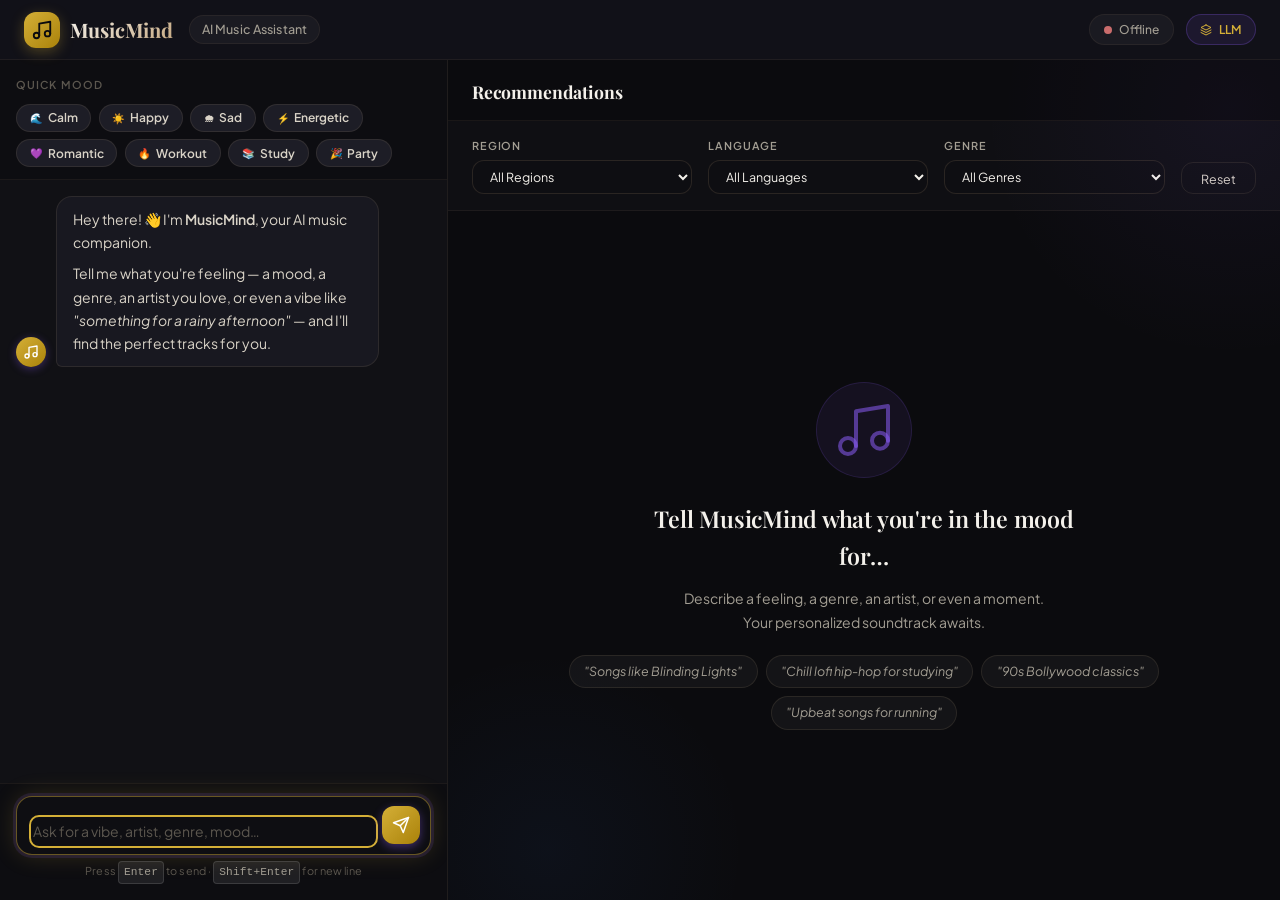
<file: frontend/index.html>
<!DOCTYPE html>
<html lang="en">
<head>
  <meta charset="UTF-8" />
  <meta name="viewport" content="width=device-width, initial-scale=1.0" />
  <meta name="description" content="MusicMind — Your AI-powered music companion. Get personalized song recommendations based on your mood, genre, and taste." />
  <meta name="keywords" content="music, AI, recommendations, songs, playlist, mood-based music" />
  <meta name="author" content="MusicMind" />
  <meta name="theme-color" content="#0a0a0f" />
  <meta property="og:title" content="MusicMind — AI Music Assistant" />
  <meta property="og:description" content="Discover music that matches your mood with AI-powered recommendations." />
  <meta property="og:type" content="website" />
  <title>MusicMind — AI Music Assistant</title>
  <link href="https://fonts.googleapis.com/css2?family=Playfair+Display:ital,wght@0,400..900;1,400..900&family=Plus+Jakarta+Sans:ital,wght@0,200..800;1,200..800&display=swap" rel="stylesheet" />
  <link rel="stylesheet" href="./static/css/styles.css" />
</head>
<body>

  <!-- TOP BAR -->
  <header class="topbar">
    <div class="topbar-left">
      <div class="logo">
        <div class="logo-icon">
          <svg width="22" height="22" viewBox="0 0 24 24" fill="none" xmlns="http://www.w3.org/2000/svg">
            <path d="M9 18V5l12-2v13" stroke="currentColor" stroke-width="2" stroke-linecap="round" stroke-linejoin="round"/>
            <circle cx="6" cy="18" r="3" stroke="currentColor" stroke-width="2"/>
            <circle cx="18" cy="16" r="3" stroke="currentColor" stroke-width="2"/>
          </svg>
        </div>
        <span class="logo-text">MusicMind</span>
      </div>
      <span class="topbar-subtitle">AI Music Assistant</span>
    </div>
    <div class="topbar-right">
      <div class="status-indicator" id="statusIndicator">
        <div class="status-dot" id="statusDot"></div>
        <span class="status-label" id="statusLabel">Connecting…</span>
      </div>
      <div class="provider-badge" id="providerBadge">
        <svg width="12" height="12" viewBox="0 0 24 24" fill="none">
          <path d="M12 2L2 7l10 5 10-5-10-5zM2 17l10 5 10-5M2 12l10 5 10-5" stroke="currentColor" stroke-width="2" stroke-linecap="round" stroke-linejoin="round"/>
        </svg>
        <span id="providerName">LLM</span>
      </div>
    </div>
  </header>

  <!-- MAIN LAYOUT -->
  <main class="main-layout">

    <!-- LEFT PANEL: CHAT -->
    <section class="chat-panel" aria-label="Chat interface">

      <!-- Mood Quick-Select Chips -->
      <div class="mood-chips-container">
        <p class="mood-chips-label">Quick mood</p>
        <div class="mood-chips">
          <button class="mood-chip calm"      data-mood="calm"      data-message="Give me calm and soothing songs to relax">
            <span class="mood-chip-icon">🌊</span> Calm
          </button>
          <button class="mood-chip happy"     data-mood="happy"     data-message="Recommend me some upbeat happy songs to lift my spirits">
            <span class="mood-chip-icon">☀️</span> Happy
          </button>
          <button class="mood-chip sad"       data-mood="sad"       data-message="I'm feeling sad, recommend some emotional and melancholic songs">
            <span class="mood-chip-icon">🌧</span> Sad
          </button>
          <button class="mood-chip energetic" data-mood="energetic" data-message="Give me high-energy, pump-up songs to get me going">
            <span class="mood-chip-icon">⚡</span> Energetic
          </button>
          <button class="mood-chip romantic"  data-mood="romantic"  data-message="Suggest romantic and love songs for a special evening">
            <span class="mood-chip-icon">💜</span> Romantic
          </button>
          <button class="mood-chip workout"   data-mood="workout"   data-message="I need intense workout music for the gym session">
            <span class="mood-chip-icon">🔥</span> Workout
          </button>
          <button class="mood-chip study"     data-mood="study"     data-message="Give me calm study music to help me focus and concentrate">
            <span class="mood-chip-icon">📚</span> Study
          </button>
          <button class="mood-chip party"     data-mood="party"     data-message="Recommend party songs for a night out with friends">
            <span class="mood-chip-icon">🎉</span> Party
          </button>
        </div>
      </div>

      <!-- Message History -->
      <div class="chat-messages" id="chatMessages" role="log" aria-live="polite" aria-label="Conversation history">

        <!-- Welcome Bot Message -->
        <div class="message-row bot">
          <div class="message-avatar" aria-hidden="true">
            <svg width="16" height="16" viewBox="0 0 24 24" fill="none">
              <path d="M9 18V5l12-2v13" stroke="currentColor" stroke-width="2" stroke-linecap="round" stroke-linejoin="round"/>
              <circle cx="6" cy="18" r="3" stroke="currentColor" stroke-width="2"/>
              <circle cx="18" cy="16" r="3" stroke="currentColor" stroke-width="2"/>
            </svg>
          </div>
          <div class="message-bubble bot-bubble">
            <p>Hey there! 👋 I'm <strong>MusicMind</strong>, your AI music companion.</p>
            <p>Tell me what you're feeling — a mood, a genre, an artist you love, or even a vibe like <em>"something for a rainy afternoon"</em> — and I'll find the perfect tracks for you.</p>
          </div>
        </div>

      </div>

      <!-- Typing Indicator (hidden by default) -->
      <div class="typing-indicator" id="typingIndicator" aria-hidden="true" style="display:none;">
        <div class="message-avatar">
          <svg width="16" height="16" viewBox="0 0 24 24" fill="none">
            <path d="M9 18V5l12-2v13" stroke="currentColor" stroke-width="2" stroke-linecap="round" stroke-linejoin="round"/>
            <circle cx="6" cy="18" r="3" stroke="currentColor" stroke-width="2"/>
            <circle cx="18" cy="16" r="3" stroke="currentColor" stroke-width="2"/>
          </svg>
        </div>
        <div class="typing-dots">
          <span></span><span></span><span></span>
        </div>
      </div>

      <!-- Chat Input -->
      <div class="chat-input-area">
        <div class="chat-input-wrapper">
          <textarea
            id="chatInput"
            class="chat-input"
            placeholder="Ask for a vibe, artist, genre, mood…"
            rows="1"
            aria-label="Type your message"
            autocomplete="off"
            spellcheck="true"
          ></textarea>
          <button class="send-button" id="sendButton" aria-label="Send message" title="Send (Enter)">
            <svg width="18" height="18" viewBox="0 0 24 24" fill="none">
              <line x1="22" y1="2" x2="11" y2="13" stroke="currentColor" stroke-width="2" stroke-linecap="round"/>
              <polygon points="22 2 15 22 11 13 2 9 22 2" stroke="currentColor" stroke-width="2" stroke-linejoin="round"/>
            </svg>
          </button>
        </div>
        <p class="input-hint">Press <kbd>Enter</kbd> to send &middot; <kbd>Shift+Enter</kbd> for new line</p>
      </div>

    </section>

    <!-- RIGHT PANEL: RECOMMENDATIONS -->
    <section class="recommendations-panel" aria-label="Song recommendations">

      <div class="recommendations-header">
        <div class="recommendations-title-group">
          <h2 class="recommendations-title">Recommendations</h2>
          <span class="recommendations-count" id="recommendationsCount" style="display:none;"></span>
        </div>
        <button class="clear-btn" id="clearRecsBtn" style="display:none;" aria-label="Clear recommendations">
          <svg width="14" height="14" viewBox="0 0 24 24" fill="none">
            <polyline points="3 6 5 6 21 6" stroke="currentColor" stroke-width="2" stroke-linecap="round"/>
            <path d="M19 6l-1 14a2 2 0 01-2 2H8a2 2 0 01-2-2L5 6" stroke="currentColor" stroke-width="2" stroke-linecap="round"/>
          </svg>
          Clear
        </button>
      </div>

      <!-- Filters Bar (UX Feature Extension) -->
      <div class="filters-bar" id="filtersBar">
        <div class="filter-group">
          <label for="filterCountry" class="filter-label">Region</label>
          <select id="filterCountry" class="filter-select">
            <option value="all">All Regions</option>
            <option value="india">India</option>
            <option value="international">International</option>
          </select>
        </div>
        <div class="filter-group">
          <label for="filterLanguage" class="filter-label">Language</label>
          <select id="filterLanguage" class="filter-select">
            <option value="all">All Languages</option>
            <option value="english">English</option>
            <option value="hindi">Hindi</option>
            <option value="punjabi">Punjabi</option>
            <option value="spanish">Spanish</option>
          </select>
        </div>
        <div class="filter-group">
          <label for="filterGenre" class="filter-label">Genre</label>
          <select id="filterGenre" class="filter-select">
            <option value="all">All Genres</option>
            <option value="hip-hop">Hip Hop</option>
            <option value="pop">Pop</option>
            <option value="lo-fi">Lo-Fi</option>
            <option value="bollywood">Bollywood</option>
            <option value="jazz">Jazz</option>
            <option value="electronic">Electronic</option>
          </select>
        </div>
        <button class="filter-reset-btn" id="filterResetBtn" title="Reset Filters">
          Reset
        </button>
      </div>

      <!-- Taste Profile Dashboard (UX Feature) -->
      <div class="taste-profile-dashboard" id="tasteProfileDashboard" style="display: none;">
        <div class="dashboard-title">Acoustic Taste Analysis</div>
        <div class="metrics-grid">
          <div class="metric-item">
            <div class="metric-info">
              <span class="metric-name">Energy</span>
              <span class="metric-val" id="metricEnergyVal">0%</span>
            </div>
            <div class="metric-bar-wrapper">
              <div class="metric-bar" id="metricEnergyBar" style="width: 0%;"></div>
            </div>
          </div>
          <div class="metric-item">
            <div class="metric-info">
              <span class="metric-name">Valence (Happiness)</span>
              <span class="metric-val" id="metricValenceVal">0%</span>
            </div>
            <div class="metric-bar-wrapper">
              <div class="metric-bar" id="metricValenceBar" style="width: 0%;"></div>
            </div>
          </div>
          <div class="metric-item">
            <div class="metric-info">
              <span class="metric-name">Danceability</span>
              <span class="metric-val" id="metricDanceabilityVal">0%</span>
            </div>
            <div class="metric-bar-wrapper">
              <div class="metric-bar" id="metricDanceabilityBar" style="width: 0%;"></div>
            </div>
          </div>
          <div class="metric-item">
            <div class="metric-info">
              <span class="metric-name">Acousticness</span>
              <span class="metric-val" id="metricAcousticnessVal">0%</span>
            </div>
            <div class="metric-bar-wrapper">
              <div class="metric-bar" id="metricAcousticnessBar" style="width: 0%;"></div>
            </div>
          </div>
        </div>
      </div>

      <!-- Empty State -->
      <div class="empty-state" id="emptyState">
        <div class="empty-state-icon">
          <svg width="64" height="64" viewBox="0 0 24 24" fill="none" xmlns="http://www.w3.org/2000/svg">
            <path d="M9 18V5l12-2v13" stroke="currentColor" stroke-width="1.5" stroke-linecap="round" stroke-linejoin="round"/>
            <circle cx="6" cy="18" r="3" stroke="currentColor" stroke-width="1.5"/>
            <circle cx="18" cy="16" r="3" stroke="currentColor" stroke-width="1.5"/>
          </svg>
        </div>
        <h3 class="empty-state-title">Tell MusicMind what you're in the mood for…</h3>
        <p class="empty-state-desc">Describe a feeling, a genre, an artist, or even a moment. Your personalized soundtrack awaits.</p>
        <div class="empty-state-examples">
          <span class="example-pill">"Songs like Blinding Lights"</span>
          <span class="example-pill">"Chill lofi hip-hop for studying"</span>
          <span class="example-pill">"90s Bollywood classics"</span>
          <span class="example-pill">"Upbeat songs for running"</span>
        </div>
      </div>

      <!-- Song Cards Grid -->
      <div class="song-cards-grid" id="songCardsGrid" style="display:none;"></div>

    </section>

  </main>

  <script src="./static/js/app.js"></script>
</body>
</html>
</file>
<file: frontend/static/css/styles.css>
/* ============================================================
   MusicMind — AI Music Assistant
   Premium Dark Glassmorphism Stylesheet
   ============================================================ */

/* ----------------------------------------------------------
   1. CSS Custom Properties (Design Tokens)
   ---------------------------------------------------------- */
:root {
  /* Colors - Classic Aesthetic (Champagne & Luxury Dark Gold Theme) */
  --bg-base:          #0b0b0e; /* Warm dark coal */
  --bg-surface:       #111115; /* Soft warm dark */
  --bg-card:          #181820; /* Slate warm card */
  --bg-card-hover:    #20202a; /* Highlight warm card */
  --bg-input:         #0e0e12;
  --bg-chip:          #1d1d26;

  --accent-primary:   #d4af37; /* Luxury Classic Gold */
  --accent-primary-rgb: 212, 175, 55;
  --accent-secondary: #c5a880; /* Champagne Gold */
  --accent-secondary-rgb: 197, 168, 128;
  --accent-success:   #7ca883; /* Soft Sage Green */
  --accent-error:     #c96c6c; /* Terracotta Red */
  --accent-warning:   #dca662; /* Soft Amber */

  --text-primary:     #f4f1eb; /* Off-white warm cream */
  --text-secondary:   #d9d3c7; /* Pale Warm Silver */
  --text-muted:       #a39e93; /* Muted Brass */
  --text-faint:       #5c574f; /* Dark Brass */

  --border-subtle:    rgba(197, 168, 128, 0.08); /* Gold-tinted subtle border */
  --border-card:      rgba(197, 168, 128, 0.12); /* Gold-tinted card border */
  --border-input:     rgba(197, 168, 128, 0.15);
  --border-hover:     rgba(212, 175, 55, 0.45);

  /* Gradients */
  --gradient-primary:   linear-gradient(135deg, #d4af37, #aa820a); /* Classic Gold Gradient */
  --gradient-secondary: linear-gradient(135deg, #c5a880, #8c7355); /* Champagne Brass Gradient */
  --gradient-card:      linear-gradient(135deg, rgba(212,175,55,0.06), rgba(197,168,128,0.03));
  --gradient-energy:    linear-gradient(90deg, #7ca883, #d4af37);

  /* Mood Chip Gradients */
  --gradient-calm:      linear-gradient(135deg, #8ba895, #638570); /* Warm Sage */
  --gradient-happy:     linear-gradient(135deg, #dfa968, #b67e3c); /* Warm Amber */
  --gradient-sad:       linear-gradient(135deg, #6c7c8c, #485664); /* Slate Blue */
  --gradient-energetic: linear-gradient(135deg, #c96c6c, #9c4545); /* Terracotta */
  --gradient-romantic:  linear-gradient(135deg, #c89595, #9c6c6c); /* Dusty Rose */
  --gradient-workout:   linear-gradient(135deg, #bf7c58, #935332); /* Ochre */
  --gradient-study:     linear-gradient(135deg, #8ba3a1, #5e7674); /* Muted Teal */
  --gradient-party:     linear-gradient(135deg, #aa820a, #785a00); /* Dark Gold */

  /* Glassmorphism */
  --glass-bg:           rgba(22, 22, 28, 0.85);
  --glass-border:       rgba(197, 168, 128, 0.12);
  --glass-blur:         18px;

  /* Shadows */
  --shadow-sm:    0 2px 4px rgba(0,0,0,0.5);
  --shadow-md:    0 8px 24px rgba(0,0,0,0.6);
  --shadow-lg:    0 16px 48px rgba(0,0,0,0.7);
  --shadow-glow:  0 0 24px rgba(212,175,55,0.20);
  --shadow-card:  0 4px 12px rgba(0,0,0,0.5), 0 0 0 1px rgba(197,168,128,0.08);

  /* Layout */
  --topbar-height:      60px;
  --chat-panel-width:   35%;
  --radius-sm:          6px;
  --radius-md:          12px;
  --radius-lg:          16px;
  --radius-xl:          24px;
  --radius-full:        9999px;

  /* Typography */
  --font-serif: 'Playfair Display', Georgia, serif;
  --font-sans:  'Plus Jakarta Sans', 'Inter', -apple-system, sans-serif;
  --font-mono:  'JetBrains Mono', 'Fira Code', 'Courier New', monospace;

  /* Transitions */
  --transition-fast:    0.15s ease;
  --transition-base:    0.25s ease;
  --transition-slow:    0.4s ease;
  --transition-spring:  0.35s cubic-bezier(0.34, 1.56, 0.64, 1);
}

/* ----------------------------------------------------------
   2. Reset & Base
   ---------------------------------------------------------- */
*, *::before, *::after {
  box-sizing: border-box;
  margin: 0;
  padding: 0;
}

html {
  font-size: 16px;
  -webkit-text-size-adjust: 100%;
  scroll-behavior: smooth;
}

body {
  font-family: var(--font-sans);
  background-color: var(--bg-base);
  color: var(--text-primary);
  min-height: 100vh;
  height: 100vh;
  display: flex;
  flex-direction: column;
  overflow: hidden;
  line-height: 1.6;
  -webkit-font-smoothing: antialiased;
  -moz-osx-font-smoothing: grayscale;
}

/* Subtle noise texture overlay */
body::before {
  content: '';
  position: fixed;
  inset: 0;
  background-image: url("data:image/svg+xml,%3Csvg viewBox='0 0 200 200' xmlns='http://www.w3.org/2000/svg'%3E%3Cfilter id='n'%3E%3CfeTurbulence type='fractalNoise' baseFrequency='0.75' numOctaves='4' stitchTiles='stitch'/%3E%3C/filter%3E%3Crect width='100%25' height='100%25' filter='url(%23n)' opacity='0.03'/%3E%3C/svg%3E");
  pointer-events: none;
  z-index: 0;
  opacity: 0.4;
}

/* ----------------------------------------------------------
   3. Custom Scrollbar
   ---------------------------------------------------------- */
::-webkit-scrollbar {
  width: 5px;
  height: 5px;
}
::-webkit-scrollbar-track {
  background: transparent;
}
::-webkit-scrollbar-thumb {
  background: rgba(139, 92, 246, 0.30);
  border-radius: var(--radius-full);
}
::-webkit-scrollbar-thumb:hover {
  background: rgba(139, 92, 246, 0.55);
}
* {
  scrollbar-width: thin;
  scrollbar-color: rgba(139,92,246,0.30) transparent;
}

/* ----------------------------------------------------------
   4. Typography Helpers
   ---------------------------------------------------------- */
strong { font-weight: 600; }
em { font-style: italic; color: var(--text-secondary); }
p { line-height: 1.65; }
p + p { margin-top: 0.5rem; }

kbd {
  display: inline-block;
  padding: 0.1em 0.45em;
  font-family: var(--font-mono);
  font-size: 0.7rem;
  background: rgba(255,255,255,0.08);
  border: 1px solid rgba(255,255,255,0.12);
  border-radius: 4px;
  color: var(--text-muted);
}

/* ----------------------------------------------------------
   5. Top Bar
   ---------------------------------------------------------- */
.topbar {
  position: relative;
  z-index: 100;
  display: flex;
  align-items: center;
  justify-content: space-between;
  height: var(--topbar-height);
  padding: 0 1.5rem;
  background: rgba(18, 18, 26, 0.95);
  border-bottom: 1px solid var(--border-subtle);
  backdrop-filter: blur(var(--glass-blur));
  -webkit-backdrop-filter: blur(var(--glass-blur));
  flex-shrink: 0;
}

.topbar-left {
  display: flex;
  align-items: center;
  gap: 1rem;
}

.logo {
  display: flex;
  align-items: center;
  gap: 0.6rem;
  text-decoration: none;
  color: inherit;
}

.logo-icon {
  display: flex;
  align-items: center;
  justify-content: center;
  width: 36px;
  height: 36px;
  background: var(--gradient-primary);
  border-radius: var(--radius-md);
  color: #0b0b0e;
  font-weight: 700;
  flex-shrink: 0;
  box-shadow: 0 4px 14px rgba(212, 175, 55, 0.30);
}

.logo-text {
  font-family: var(--font-serif);
  font-size: 1.25rem;
  font-weight: 700;
  letter-spacing: -0.01em;
  background: linear-gradient(135deg, #f4f1eb 0%, #c5a880 100%);
  -webkit-background-clip: text;
  -webkit-text-fill-color: transparent;
  background-clip: text;
}

.topbar-subtitle {
  font-size: 0.78rem;
  font-weight: 500;
  color: var(--text-muted);
  padding: 0.25rem 0.75rem;
  background: rgba(255,255,255,0.04);
  border: 1px solid var(--border-subtle);
  border-radius: var(--radius-full);
  letter-spacing: 0.01em;
}

.topbar-right {
  display: flex;
  align-items: center;
  gap: 0.75rem;
}

/* Status Indicator */
.status-indicator {
  display: flex;
  align-items: center;
  gap: 0.45rem;
  padding: 0.3rem 0.85rem;
  background: rgba(255,255,255,0.04);
  border: 1px solid var(--border-subtle);
  border-radius: var(--radius-full);
  cursor: default;
}

.status-dot {
  width: 8px;
  height: 8px;
  border-radius: 50%;
  background: var(--text-faint);
  transition: background var(--transition-base);
  flex-shrink: 0;
}

.status-dot.connected {
  background: var(--accent-success);
  box-shadow: 0 0 0 0 rgba(16,185,129,0.6);
  animation: pulse-status 2s ease-in-out infinite;
}

.status-dot.error {
  background: var(--accent-error);
}

@keyframes pulse-status {
  0%, 100% { box-shadow: 0 0 0 0 rgba(16,185,129,0.6); }
  50%       { box-shadow: 0 0 0 5px rgba(16,185,129,0); }
}

.status-label {
  font-size: 0.75rem;
  font-weight: 500;
  color: var(--text-muted);
  white-space: nowrap;
}

/* Provider Badge */
.provider-badge {
  display: flex;
  align-items: center;
  gap: 0.4rem;
  padding: 0.3rem 0.85rem;
  background: rgba(139,92,246,0.10);
  border: 1px solid rgba(139,92,246,0.25);
  border-radius: var(--radius-full);
  font-size: 0.75rem;
  font-weight: 600;
  color: var(--accent-primary);
  letter-spacing: 0.02em;
}

/* ----------------------------------------------------------
   6. Main Layout Grid
   ---------------------------------------------------------- */
.main-layout {
  display: grid;
  grid-template-columns: var(--chat-panel-width) 1fr;
  flex: 1;
  overflow: hidden;
  position: relative;
  z-index: 1;
}

/* ----------------------------------------------------------
   7. Chat Panel
   ---------------------------------------------------------- */
.chat-panel {
  display: flex;
  flex-direction: column;
  background: var(--bg-surface);
  border-right: 1px solid var(--border-subtle);
  overflow: hidden;
  position: relative;
}

/* Mood Chips */
.mood-chips-container {
  flex-shrink: 0;
  padding: 1rem 1rem 0.75rem;
  border-bottom: 1px solid var(--border-subtle);
  background: rgba(10,10,15,0.50);
}

.mood-chips-label {
  font-size: 0.68rem;
  font-weight: 600;
  text-transform: uppercase;
  letter-spacing: 0.1em;
  color: var(--text-faint);
  margin-bottom: 0.6rem;
}

.mood-chips {
  display: flex;
  flex-wrap: wrap;
  gap: 0.45rem;
}

.mood-chip {
  display: inline-flex;
  align-items: center;
  gap: 0.3rem;
  padding: 0.35rem 0.8rem;
  border-radius: var(--radius-full);
  border: 1px solid transparent;
  font-family: var(--font-sans);
  font-size: 0.75rem;
  font-weight: 600;
  cursor: pointer;
  background: var(--bg-chip);
  color: var(--text-secondary);
  border-color: var(--border-card);
  transition: transform var(--transition-fast), box-shadow var(--transition-fast), border-color var(--transition-fast), background var(--transition-fast), color var(--transition-fast);
  white-space: nowrap;
  position: relative;
  overflow: hidden;
}

.mood-chip::before {
  content: '';
  position: absolute;
  inset: 0;
  opacity: 0;
  transition: opacity var(--transition-fast);
  border-radius: inherit;
}

.mood-chip:hover {
  transform: translateY(-2px);
  box-shadow: var(--shadow-md);
  color: #fff;
}

.mood-chip:active {
  transform: translateY(0);
  box-shadow: none;
}

.mood-chip.calm::before      { background: var(--gradient-calm); }
.mood-chip.happy::before     { background: var(--gradient-happy); }
.mood-chip.sad::before       { background: var(--gradient-sad); }
.mood-chip.energetic::before { background: var(--gradient-energetic); }
.mood-chip.romantic::before  { background: var(--gradient-romantic); }
.mood-chip.workout::before   { background: var(--gradient-workout); }
.mood-chip.study::before     { background: var(--gradient-study); }
.mood-chip.party::before     { background: var(--gradient-party); }

.mood-chip:hover::before     { opacity: 1; }

.mood-chip-icon {
  font-size: 0.85em;
  position: relative;
  z-index: 1;
  line-height: 1;
}

.mood-chip span:not(.mood-chip-icon) {
  position: relative;
  z-index: 1;
}

/* give text inside chip a z-index above ::before */
.mood-chip {
  isolation: isolate;
}

/* Chat Messages */
.chat-messages {
  flex: 1;
  overflow-y: auto;
  padding: 1rem;
  display: flex;
  flex-direction: column;
  gap: 0.85rem;
  scroll-behavior: smooth;
}

/* Message Row */
.message-row {
  display: flex;
  align-items: flex-end;
  gap: 0.6rem;
  animation: fadeInUp 0.3s ease both;
}

.message-row.user {
  flex-direction: row-reverse;
}

.message-avatar {
  flex-shrink: 0;
  width: 30px;
  height: 30px;
  border-radius: 50%;
  background: var(--gradient-primary);
  display: flex;
  align-items: center;
  justify-content: center;
  color: #fff;
  box-shadow: 0 2px 8px rgba(139,92,246,0.35);
}

/* Bot bubble */
.message-bubble {
  max-width: 78%;
  padding: 0.7rem 1rem;
  border-radius: var(--radius-lg);
  font-size: 0.875rem;
  line-height: 1.65;
  word-break: break-word;
}

.bot-bubble {
  background: var(--bg-card);
  border: 1px solid var(--border-card);
  border-bottom-left-radius: var(--radius-sm);
  color: var(--text-secondary);
}

.user-bubble {
  background: var(--gradient-primary);
  border: 1px solid rgba(139,92,246,0.30);
  border-bottom-right-radius: var(--radius-sm);
  color: #fff;
  font-weight: 500;
  box-shadow: 0 4px 16px rgba(139,92,246,0.30);
}

.user-bubble p, .user-bubble strong, .user-bubble em {
  color: inherit;
  -webkit-text-fill-color: inherit;
}

/* Error bubble */
.error-bubble {
  background: rgba(239,68,68,0.12);
  border-color: rgba(239,68,68,0.25);
  color: #fca5a5;
}

/* Typing Indicator */
.typing-indicator {
  display: flex;
  align-items: flex-end;
  gap: 0.6rem;
  padding: 0 1rem 0.5rem;
  flex-shrink: 0;
}

.typing-dots {
  display: flex;
  align-items: center;
  gap: 5px;
  padding: 0.8rem 1.1rem;
  background: var(--bg-card);
  border: 1px solid var(--border-card);
  border-radius: var(--radius-lg);
  border-bottom-left-radius: var(--radius-sm);
}

.typing-dots span {
  display: block;
  width: 7px;
  height: 7px;
  border-radius: 50%;
  background: var(--text-faint);
  animation: typingBounce 1.4s ease-in-out infinite;
}

.typing-dots span:nth-child(1) { animation-delay: 0s; }
.typing-dots span:nth-child(2) { animation-delay: 0.2s; }
.typing-dots span:nth-child(3) { animation-delay: 0.4s; }

@keyframes typingBounce {
  0%, 60%, 100% { transform: translateY(0); background: var(--text-faint); }
  30%           { transform: translateY(-6px); background: var(--accent-primary); }
}

/* Chat Input Area */
.chat-input-area {
  flex-shrink: 0;
  padding: 0.75rem 1rem 1rem;
  border-top: 1px solid var(--border-subtle);
  background: rgba(10,10,15,0.60);
}

.chat-input-wrapper {
  display: flex;
  align-items: flex-end;
  gap: 0.5rem;
  background: var(--bg-input);
  border: 1px solid var(--border-input);
  border-radius: var(--radius-lg);
  padding: 0.6rem 0.6rem 0.6rem 1rem;
  transition: border-color var(--transition-base), box-shadow var(--transition-base);
}

.chat-input-wrapper:focus-within {
  border-color: var(--border-hover);
  box-shadow: 0 0 0 3px rgba(139,92,246,0.12), var(--shadow-glow);
}

.chat-input {
  flex: 1;
  background: transparent;
  border: none;
  outline: none;
  color: var(--text-primary);
  font-family: var(--font-sans);
  font-size: 0.875rem;
  line-height: 1.6;
  resize: none;
  max-height: 120px;
  overflow-y: auto;
  padding: 0.1rem 0;
}

.chat-input::placeholder {
  color: var(--text-faint);
}

.send-button {
  flex-shrink: 0;
  width: 38px;
  height: 38px;
  border-radius: var(--radius-md);
  background: var(--gradient-primary);
  border: none;
  color: #fff;
  cursor: pointer;
  display: flex;
  align-items: center;
  justify-content: center;
  transition: transform var(--transition-spring), box-shadow var(--transition-fast), opacity var(--transition-fast);
  box-shadow: 0 3px 10px rgba(139,92,246,0.40);
}

.send-button:hover {
  transform: scale(1.08);
  box-shadow: 0 5px 16px rgba(139,92,246,0.55);
}

.send-button:active {
  transform: scale(0.95);
}

.send-button:disabled {
  opacity: 0.4;
  cursor: not-allowed;
  transform: none;
  box-shadow: none;
}

.input-hint {
  font-size: 0.68rem;
  color: var(--text-faint);
  margin-top: 0.4rem;
  text-align: center;
  letter-spacing: 0.01em;
}

/* ----------------------------------------------------------
   8. Recommendations Panel
   ---------------------------------------------------------- */
.recommendations-panel {
  display: flex;
  flex-direction: column;
  background: var(--bg-base);
  overflow: hidden;
  position: relative;
}

/* Subtle background gradient */
.recommendations-panel::before {
  content: '';
  position: absolute;
  top: -200px;
  right: -200px;
  width: 500px;
  height: 500px;
  background: radial-gradient(circle, rgba(139,92,246,0.06) 0%, transparent 70%);
  pointer-events: none;
  z-index: 0;
}

.recommendations-panel::after {
  content: '';
  position: absolute;
  bottom: -150px;
  left: -100px;
  width: 400px;
  height: 400px;
  background: radial-gradient(circle, rgba(59,130,246,0.05) 0%, transparent 70%);
  pointer-events: none;
  z-index: 0;
}

.recommendations-header {
  position: relative;
  z-index: 1;
  display: flex;
  align-items: center;
  justify-content: space-between;
  padding: 1.1rem 1.5rem 0.9rem;
  border-bottom: 1px solid var(--border-subtle);
  flex-shrink: 0;
  background: rgba(10,10,15,0.30);
}

.recommendations-title-group {
  display: flex;
  align-items: center;
  gap: 0.7rem;
}

.recommendations-title {
  font-family: var(--font-serif);
  font-size: 1.1rem;
  font-weight: 700;
  color: var(--text-primary);
  letter-spacing: -0.01em;
}

.recommendations-count {
  display: inline-flex;
  align-items: center;
  justify-content: center;
  min-width: 22px;
  height: 22px;
  padding: 0 6px;
  background: var(--gradient-primary);
  border-radius: var(--radius-full);
  font-size: 0.7rem;
  font-weight: 700;
  color: #fff;
}

.clear-btn {
  display: inline-flex;
  align-items: center;
  gap: 0.4rem;
  padding: 0.35rem 0.85rem;
  background: rgba(239,68,68,0.08);
  border: 1px solid rgba(239,68,68,0.18);
  border-radius: var(--radius-full);
  color: #fc8181;
  font-family: var(--font-sans);
  font-size: 0.75rem;
  font-weight: 600;
  cursor: pointer;
  transition: background var(--transition-fast), border-color var(--transition-fast), transform var(--transition-fast);
}

.clear-btn:hover {
  background: rgba(239,68,68,0.15);
  border-color: rgba(239,68,68,0.35);
  transform: translateY(-1px);
}

.clear-btn:active {
  transform: translateY(0);
}

/* ----------------------------------------------------------
   9. Empty State
   ---------------------------------------------------------- */
.empty-state {
  position: relative;
  z-index: 1;
  flex: 1;
  display: flex;
  flex-direction: column;
  align-items: center;
  justify-content: center;
  padding: 2rem;
  text-align: center;
  gap: 0.85rem;
}

.empty-state-icon {
  width: 96px;
  height: 96px;
  display: flex;
  align-items: center;
  justify-content: center;
  background: rgba(139,92,246,0.08);
  border: 1px solid rgba(139,92,246,0.15);
  border-radius: 50%;
  color: rgba(139,92,246,0.55);
  margin-bottom: 0.5rem;
  animation: float 4s ease-in-out infinite;
}

@keyframes float {
  0%, 100% { transform: translateY(0); }
  50%       { transform: translateY(-10px); }
}

.empty-state-title {
  font-family: var(--font-serif);
  font-size: 1.45rem;
  font-weight: 600;
  color: var(--text-primary);
  letter-spacing: -0.01em;
  max-width: 420px;
}

.empty-state-desc {
  font-size: 0.875rem;
  color: var(--text-muted);
  max-width: 380px;
  line-height: 1.65;
}

.empty-state-examples {
  display: flex;
  flex-wrap: wrap;
  gap: 0.5rem;
  justify-content: center;
  margin-top: 0.5rem;
}

.example-pill {
  display: inline-block;
  padding: 0.35rem 0.9rem;
  background: rgba(255,255,255,0.04);
  border: 1px solid var(--border-card);
  border-radius: var(--radius-full);
  font-size: 0.78rem;
  color: var(--text-muted);
  font-style: italic;
  cursor: default;
  transition: background var(--transition-fast), border-color var(--transition-fast), color var(--transition-fast);
}

.example-pill:hover {
  background: rgba(139,92,246,0.08);
  border-color: rgba(139,92,246,0.25);
  color: var(--text-secondary);
}

/* ----------------------------------------------------------
   10. Song Cards Grid
   ---------------------------------------------------------- */
.song-cards-grid {
  position: relative;
  z-index: 1;
  flex: 1;
  overflow-y: auto;
  padding: 1.25rem;
  display: grid;
  grid-template-columns: repeat(auto-fill, minmax(280px, 1fr));
  gap: 1rem;
  align-content: start;
}

/* ----------------------------------------------------------
   11. Song Card
   ---------------------------------------------------------- */
.song-card {
  background: var(--glass-bg);
  border: 1px solid var(--glass-border);
  border-radius: var(--radius-lg);
  backdrop-filter: blur(var(--glass-blur));
  -webkit-backdrop-filter: blur(var(--glass-blur));
  box-shadow: var(--shadow-card);
  overflow: hidden;
  display: flex;
  flex-direction: column;
  gap: 0;
  transition: transform var(--transition-base), box-shadow var(--transition-base), border-color var(--transition-base);
  animation: slideInRight 0.45s cubic-bezier(0.22, 1, 0.36, 1) both;
  position: relative;
}

.song-card::before {
  content: '';
  position: absolute;
  inset: 0;
  background: var(--gradient-card);
  opacity: 0;
  transition: opacity var(--transition-base);
  pointer-events: none;
  border-radius: inherit;
}

.song-card:hover {
  transform: translateY(-4px);
  box-shadow: var(--shadow-lg), var(--shadow-glow);
  border-color: rgba(139,92,246,0.25);
}

.song-card:hover::before {
  opacity: 1;
}

/* Card Header */
.song-card-header {
  display: flex;
  align-items: center;
  gap: 0.85rem;
  padding: 1rem 1rem 0.75rem;
  position: relative;
}

/* Cover Art */
.song-cover {
  flex-shrink: 0;
  width: 56px;
  height: 56px;
  border-radius: var(--radius-md);
  position: relative;
  overflow: hidden;
  display: flex;
  align-items: center;
  justify-content: center;
}

.song-cover-gradient {
  position: absolute;
  inset: 0;
  border-radius: inherit;
}

.song-cover-icon {
  position: relative;
  z-index: 1;
  color: rgba(255,255,255,0.85);
  display: flex;
  align-items: center;
  justify-content: center;
}

/* Card Info */
.song-info {
  flex: 1;
  min-width: 0;
  display: flex;
  flex-direction: column;
  gap: 0.15rem;
}

.song-title {
  font-family: var(--font-serif);
  font-size: 0.95rem;
  font-weight: 700;
  color: var(--text-primary);
  letter-spacing: -0.01em;
  white-space: nowrap;
  overflow: hidden;
  text-overflow: ellipsis;
  line-height: 1.3;
}

.song-artist {
  font-size: 0.78rem;
  color: var(--text-muted);
  font-weight: 500;
  white-space: nowrap;
  overflow: hidden;
  text-overflow: ellipsis;
}

/* Badges Row */
.song-badges {
  display: flex;
  flex-wrap: wrap;
  gap: 0.35rem;
  padding: 0 1rem 0.75rem;
}

.badge {
  display: inline-flex;
  align-items: center;
  padding: 0.2rem 0.6rem;
  border-radius: var(--radius-full);
  font-size: 0.67rem;
  font-weight: 700;
  letter-spacing: 0.05em;
  text-transform: uppercase;
}

.badge-genre {
  background: rgba(139,92,246,0.15);
  color: #c4b5fd;
  border: 1px solid rgba(139,92,246,0.25);
}

.badge-language {
  background: rgba(59,130,246,0.12);
  color: #93c5fd;
  border: 1px solid rgba(59,130,246,0.22);
}

.badge-year {
  background: rgba(16,185,129,0.10);
  color: #6ee7b7;
  border: 1px solid rgba(16,185,129,0.20);
}

/* Energy Bar */
.song-energy-row {
  display: flex;
  align-items: center;
  gap: 0.65rem;
  padding: 0 1rem 0.85rem;
}

.energy-label {
  font-size: 0.68rem;
  font-weight: 600;
  color: var(--text-faint);
  text-transform: uppercase;
  letter-spacing: 0.07em;
  white-space: nowrap;
  width: 45px;
  flex-shrink: 0;
}

.energy-track {
  flex: 1;
  height: 4px;
  background: rgba(255,255,255,0.07);
  border-radius: var(--radius-full);
  overflow: hidden;
}

.energy-fill {
  height: 100%;
  border-radius: var(--radius-full);
  background: var(--gradient-energy);
  width: 0%;
  transition: width 0.8s cubic-bezier(0.22, 1, 0.36, 1);
  box-shadow: 0 0 8px rgba(139,92,246,0.5);
}

.energy-value {
  font-size: 0.72rem;
  font-weight: 700;
  color: var(--text-muted);
  width: 28px;
  text-align: right;
  flex-shrink: 0;
}

/* Separator */
.song-card-divider {
  height: 1px;
  background: var(--border-subtle);
  margin: 0 1rem;
}

/* Reasons */
.song-reasons {
  padding: 0.75rem 1rem 0.85rem;
  display: flex;
  flex-direction: column;
  gap: 0.35rem;
}

.reasons-label {
  font-size: 0.67rem;
  font-weight: 700;
  text-transform: uppercase;
  letter-spacing: 0.08em;
  color: var(--text-faint);
  margin-bottom: 0.25rem;
}

.reason-item {
  display: flex;
  align-items: flex-start;
  gap: 0.45rem;
  font-size: 0.785rem;
  color: var(--text-muted);
  line-height: 1.5;
}

.reason-item::before {
  content: '';
  display: block;
  width: 5px;
  height: 5px;
  border-radius: 50%;
  background: var(--accent-primary);
  flex-shrink: 0;
  margin-top: 0.45rem;
  opacity: 0.7;
}

/* Card Actions */
.song-card-actions {
  display: flex;
  align-items: center;
  gap: 0.5rem;
  padding: 0.75rem 1rem 1rem;
  border-top: 1px solid var(--border-subtle);
  margin-top: auto;
}

.action-btn {
  display: inline-flex;
  align-items: center;
  gap: 0.35rem;
  padding: 0.4rem 0.75rem;
  border-radius: var(--radius-md);
  border: 1px solid transparent;
  font-family: var(--font-sans);
  font-size: 0.73rem;
  font-weight: 600;
  cursor: pointer;
  background: rgba(255,255,255,0.04);
  border-color: var(--border-card);
  color: var(--text-muted);
  transition: transform var(--transition-spring), background var(--transition-fast), border-color var(--transition-fast), color var(--transition-fast), box-shadow var(--transition-fast);
  white-space: nowrap;
}

.action-btn:hover {
  transform: translateY(-2px);
  box-shadow: var(--shadow-sm);
}

.action-btn:active {
  transform: translateY(0) scale(0.97);
}

.action-btn.like-btn:hover,
.action-btn.like-btn.active {
  background: rgba(16,185,129,0.12);
  border-color: rgba(16,185,129,0.30);
  color: #34d399;
  box-shadow: 0 3px 10px rgba(16,185,129,0.15);
}

.action-btn.dislike-btn:hover,
.action-btn.dislike-btn.active {
  background: rgba(239,68,68,0.10);
  border-color: rgba(239,68,68,0.25);
  color: #f87171;
  box-shadow: 0 3px 10px rgba(239,68,68,0.12);
}

.action-btn.similar-btn:hover,
.action-btn.similar-btn.active {
  background: rgba(139,92,246,0.12);
  border-color: rgba(139,92,246,0.30);
  color: #c4b5fd;
  box-shadow: 0 3px 10px rgba(139,92,246,0.15);
}

.action-btn svg {
  flex-shrink: 0;
}

/* ----------------------------------------------------------
   12. Skeleton Loading State
   ---------------------------------------------------------- */
.skeleton-card {
  background: var(--bg-card);
  border: 1px solid var(--border-card);
  border-radius: var(--radius-lg);
  padding: 1rem;
  display: flex;
  flex-direction: column;
  gap: 0.75rem;
}

.skeleton-header {
  display: flex;
  align-items: center;
  gap: 0.85rem;
}

.skeleton-block {
  background: linear-gradient(90deg, rgba(255,255,255,0.04) 0%, rgba(255,255,255,0.08) 50%, rgba(255,255,255,0.04) 100%);
  background-size: 200% 100%;
  border-radius: var(--radius-sm);
  animation: shimmer 1.5s ease-in-out infinite;
}

.skeleton-circle {
  width: 56px;
  height: 56px;
  border-radius: var(--radius-md);
  flex-shrink: 0;
  background: linear-gradient(90deg, rgba(255,255,255,0.04) 0%, rgba(255,255,255,0.08) 50%, rgba(255,255,255,0.04) 100%);
  background-size: 200% 100%;
  animation: shimmer 1.5s ease-in-out infinite;
}

.skeleton-lines {
  flex: 1;
  display: flex;
  flex-direction: column;
  gap: 0.5rem;
}

.skeleton-line-wide  { height: 14px; width: 75%; }
.skeleton-line-mid   { height: 11px; width: 50%; }
.skeleton-line-short { height: 11px; width: 40%; }
.skeleton-bar        { height: 4px;  width: 100%; }

@keyframes shimmer {
  0%   { background-position: 200% 0; }
  100% { background-position: -200% 0; }
}

/* ----------------------------------------------------------
   13. Animations
   ---------------------------------------------------------- */
@keyframes fadeInUp {
  from {
    opacity: 0;
    transform: translateY(12px);
  }
  to {
    opacity: 1;
    transform: translateY(0);
  }
}

@keyframes slideInRight {
  from {
    opacity: 0;
    transform: translateX(24px) scale(0.97);
  }
  to {
    opacity: 1;
    transform: translateX(0) scale(1);
  }
}

@keyframes pulse {
  0%, 100% { opacity: 1; }
  50%       { opacity: 0.5; }
}

/* Stagger animation for song cards */
.song-card:nth-child(1)  { animation-delay: 0.04s; }
.song-card:nth-child(2)  { animation-delay: 0.10s; }
.song-card:nth-child(3)  { animation-delay: 0.16s; }
.song-card:nth-child(4)  { animation-delay: 0.22s; }
.song-card:nth-child(5)  { animation-delay: 0.28s; }
.song-card:nth-child(6)  { animation-delay: 0.34s; }
.song-card:nth-child(7)  { animation-delay: 0.40s; }
.song-card:nth-child(8)  { animation-delay: 0.46s; }
.song-card:nth-child(9)  { animation-delay: 0.52s; }
.song-card:nth-child(10) { animation-delay: 0.58s; }

/* ----------------------------------------------------------
   14. Card Cover Gradient Variants (cycle through themes)
   ---------------------------------------------------------- */
.cover-grad-1  { background: linear-gradient(135deg, #667eea 0%, #764ba2 100%); }
.cover-grad-2  { background: linear-gradient(135deg, #f093fb 0%, #f5576c 100%); }
.cover-grad-3  { background: linear-gradient(135deg, #4facfe 0%, #00f2fe 100%); }
.cover-grad-4  { background: linear-gradient(135deg, #43e97b 0%, #38f9d7 100%); }
.cover-grad-5  { background: linear-gradient(135deg, #fa709a 0%, #fee140 100%); }
.cover-grad-6  { background: linear-gradient(135deg, #a18cd1 0%, #fbc2eb 100%); }
.cover-grad-7  { background: linear-gradient(135deg, #ffecd2 0%, #fcb69f 100%); }
.cover-grad-8  { background: linear-gradient(135deg, #a1c4fd 0%, #c2e9fb 100%); }
.cover-grad-9  { background: linear-gradient(135deg, #d4fc79 0%, #96e6a1 100%); }
.cover-grad-10 { background: linear-gradient(135deg, #f6d365 0%, #fda085 100%); }

/* ----------------------------------------------------------
   15. Responsive Design
   ---------------------------------------------------------- */
@media (max-width: 900px) {
  :root {
    --chat-panel-width: 100%;
  }

  body {
    height: auto;
    overflow-y: auto;
  }

  .main-layout {
    grid-template-columns: 1fr;
    grid-template-rows: auto 1fr;
    overflow: visible;
    min-height: calc(100vh - var(--topbar-height));
  }

  .chat-panel {
    height: auto;
    min-height: 420px;
    max-height: 60vh;
    border-right: none;
    border-bottom: 1px solid var(--border-subtle);
  }

  .recommendations-panel {
    min-height: 50vh;
    overflow-y: auto;
  }

  .song-cards-grid {
    grid-template-columns: repeat(auto-fill, minmax(250px, 1fr));
    padding: 1rem;
  }

  .topbar-subtitle {
    display: none;
  }
}

@media (max-width: 600px) {
  .topbar {
    padding: 0 1rem;
  }

  .logo-text {
    font-size: 1rem;
  }

  .mood-chips-container {
    padding: 0.75rem 0.75rem 0.6rem;
  }

  .mood-chips {
    gap: 0.35rem;
  }

  .mood-chip {
    padding: 0.3rem 0.65rem;
    font-size: 0.7rem;
  }

  .chat-messages {
    padding: 0.75rem;
  }

  .song-cards-grid {
    grid-template-columns: 1fr;
    padding: 0.75rem;
  }

  .song-card-actions {
    flex-wrap: wrap;
  }

  .status-indicator,
  .provider-badge {
    display: none;
  }
}

/* ----------------------------------------------------------
   16. Focus Visible (Accessibility)
   ---------------------------------------------------------- */
:focus-visible {
  outline: 2px solid var(--accent-primary);
  outline-offset: 2px;
  border-radius: var(--radius-sm);
}

button:focus-visible {
  outline: 2px solid var(--accent-primary);
  outline-offset: 2px;
}

/* ----------------------------------------------------------
   17. Selection
   ---------------------------------------------------------- */
::selection {
  background: rgba(139,92,246,0.35);
  color: #fff;
}

/* ----------------------------------------------------------
   18. Utility Classes
   ---------------------------------------------------------- */
.visually-hidden {
  position: absolute;
  width: 1px;
  height: 1px;
  padding: 0;
  margin: -1px;
  overflow: hidden;
  clip: rect(0,0,0,0);
  white-space: nowrap;
  border: 0;
}

/* ----------------------------------------------------------
   19. Play Links Redirection
   ---------------------------------------------------------- */
.song-title-row {
  display: flex;
  align-items: center;
  justify-content: space-between;
  gap: 8px;
  width: 100%;
}

.play-links {
  display: flex;
  align-items: center;
  gap: 6px;
  flex-shrink: 0;
}

.play-link {
  display: inline-flex;
  align-items: center;
  justify-content: center;
  width: 24px;
  height: 24px;
  border-radius: 50%;
  background: rgba(255, 255, 255, 0.05);
  border: 1px solid rgba(255, 255, 255, 0.08);
  color: var(--text-muted);
  transition: all var(--transition);
}

.play-link svg {
  width: 12px;
  height: 12px;
}

.play-link:hover {
  transform: scale(1.1);
}

.play-link.spotify:hover {
  background: rgba(30, 215, 96, 0.15);
  border-color: rgba(30, 215, 96, 0.3);
  color: #1ed760;
}

.play-link.youtube:hover {
  background: rgba(255, 0, 0, 0.12);
  border-color: rgba(255, 0, 0, 0.3);
  color: #ff0000;
}

/* ----------------------------------------------------------
   14. Taste Profile Dashboard (MusicMind Custom Extension)
   ---------------------------------------------------------- */
.taste-profile-dashboard {
  background: var(--glass-bg);
  border: 1px solid var(--border-card);
  border-radius: var(--radius-lg);
  padding: 1.25rem;
  margin: 0 1.5rem 1.5rem;
  box-shadow: var(--shadow-sm);
  animation: slideDown 0.4s ease forwards;
}

@keyframes slideDown {
  from { opacity: 0; transform: translateY(-10px); }
  to { opacity: 1; transform: translateY(0); }
}

.dashboard-title {
  font-family: var(--font-serif);
  font-size: 1rem;
  font-weight: 700;
  color: var(--accent-primary);
  margin-bottom: 1rem;
  letter-spacing: -0.01em;
}

.metrics-grid {
  display: grid;
  grid-template-columns: repeat(2, 1fr);
  gap: 1rem;
}

@media (max-width: 768px) {
  .metrics-grid {
    grid-template-columns: 1fr;
  }
}

.metric-item {
  display: flex;
  flex-direction: column;
  gap: 0.35rem;
}

.metric-info {
  display: flex;
  justify-content: space-between;
  align-items: center;
  font-size: 0.75rem;
}

.metric-name {
  color: var(--text-secondary);
  font-weight: 500;
}

.metric-val {
  color: var(--accent-secondary);
  font-weight: 700;
}

.metric-bar-wrapper {
  height: 6px;
  background: rgba(255, 255, 255, 0.05);
  border-radius: var(--radius-full);
  overflow: hidden;
  position: relative;
}

.metric-bar {
  height: 100%;
  background: var(--gradient-primary);
  border-radius: var(--radius-full);
  width: 0%;
  transition: width 0.8s cubic-bezier(0.34, 1.56, 0.64, 1);
}

/* ----------------------------------------------------------
   15. Filters Bar (MusicMind Custom Extension)
   ---------------------------------------------------------- */
.filters-bar {
  display: flex;
  flex-wrap: wrap;
  gap: 1rem;
  padding: 1rem 1.5rem;
  background: rgba(22, 22, 28, 0.40);
  border-bottom: 1px solid var(--border-subtle);
  align-items: flex-end;
}

.filter-group {
  display: flex;
  flex-direction: column;
  gap: 0.35rem;
  flex: 1;
  min-width: 120px;
}

.filter-label {
  font-size: 0.68rem;
  font-weight: 600;
  text-transform: uppercase;
  letter-spacing: 0.08em;
  color: var(--text-muted);
}

.filter-select {
  width: 100%;
  padding: 0.45rem 0.8rem;
  background: var(--bg-input);
  border: 1px solid var(--border-input);
  border-radius: var(--radius-md);
  color: var(--text-primary);
  font-family: var(--font-sans);
  font-size: 0.78rem;
  outline: none;
  cursor: pointer;
  transition: border-color var(--transition-fast), box-shadow var(--transition-fast);
}

.filter-select:focus {
  border-color: var(--accent-primary);
  box-shadow: 0 0 0 2px rgba(212, 175, 55, 0.15);
}

.filter-select option {
  background: var(--bg-surface);
  color: var(--text-primary);
}

.filter-reset-btn {
  padding: 0.45rem 1.2rem;
  background: transparent;
  border: 1px solid var(--border-card);
  border-radius: var(--radius-md);
  color: var(--text-secondary);
  font-family: var(--font-sans);
  font-size: 0.78rem;
  cursor: pointer;
  height: 32px;
  transition: all var(--transition-fast);
  align-self: flex-end;
}

.filter-reset-btn:hover {
  background: rgba(255, 255, 255, 0.03);
  border-color: var(--text-muted);
  color: var(--text-primary);
}
</file>
